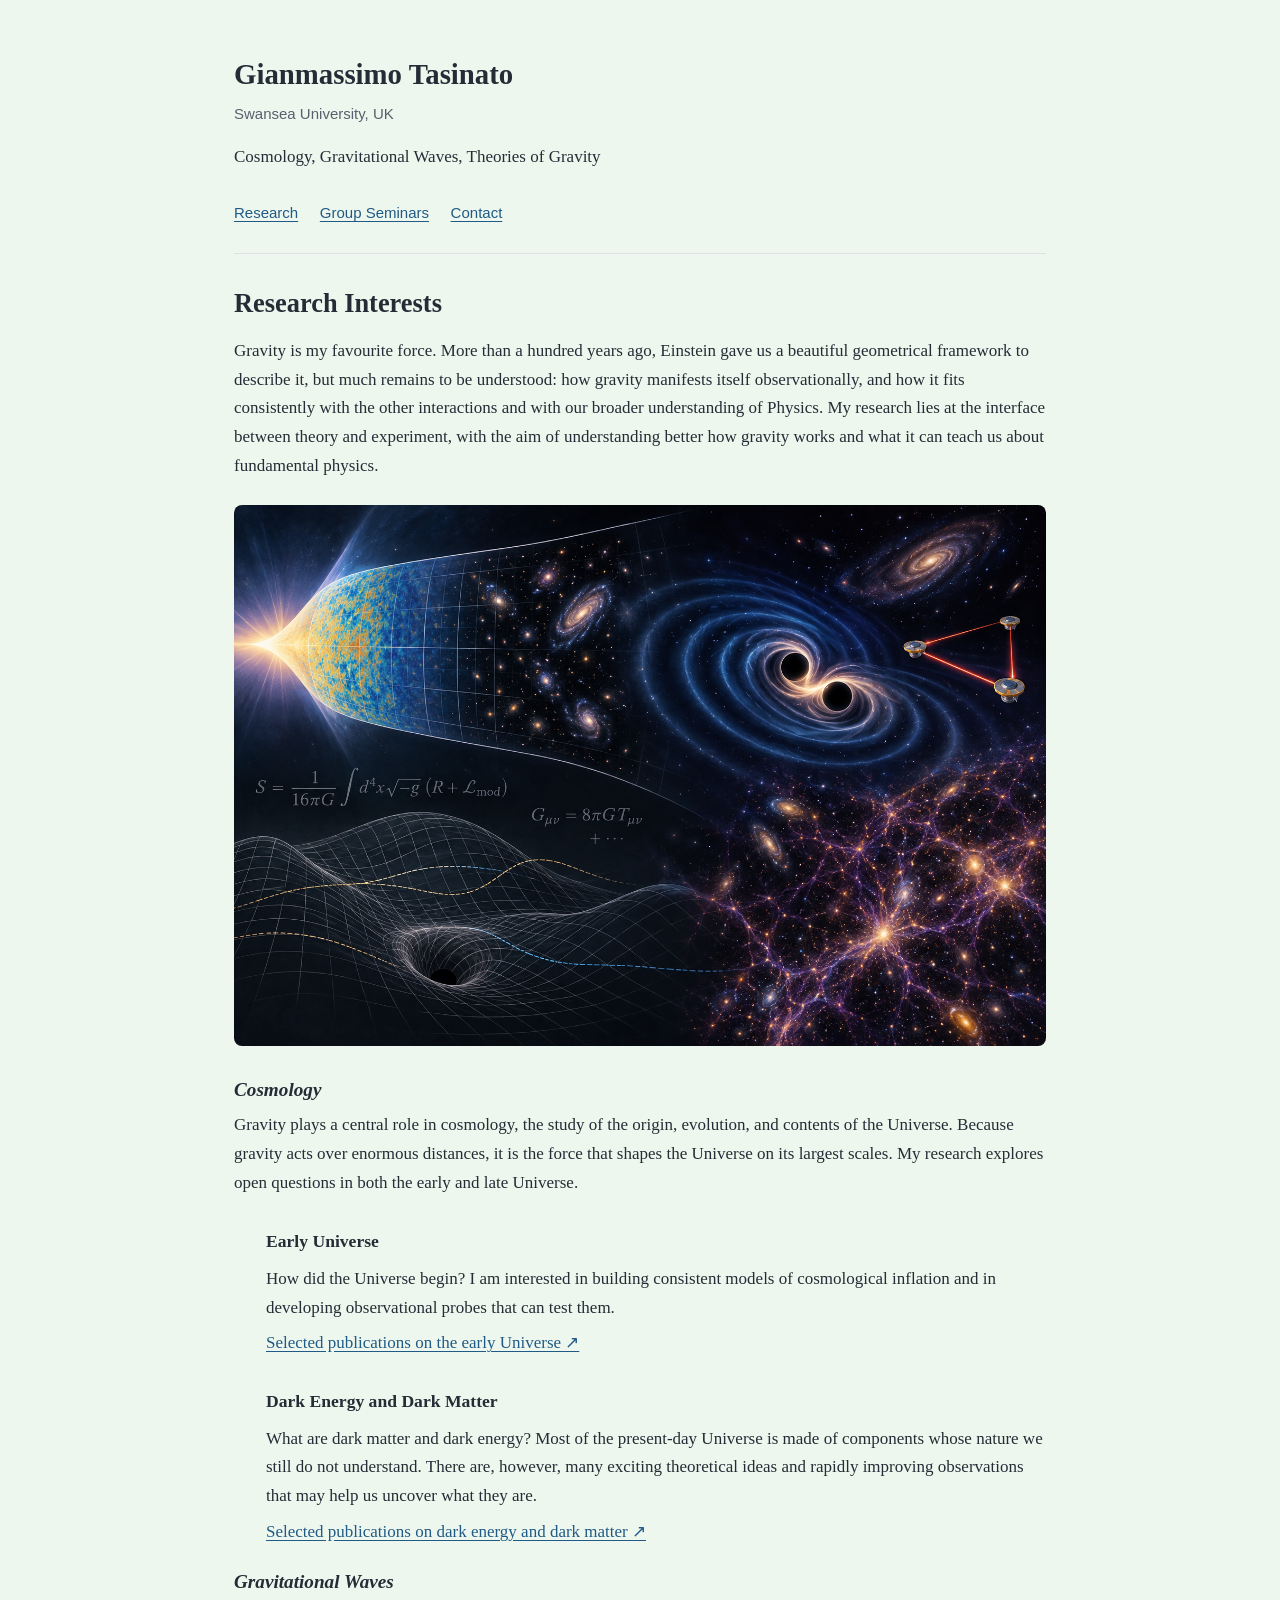
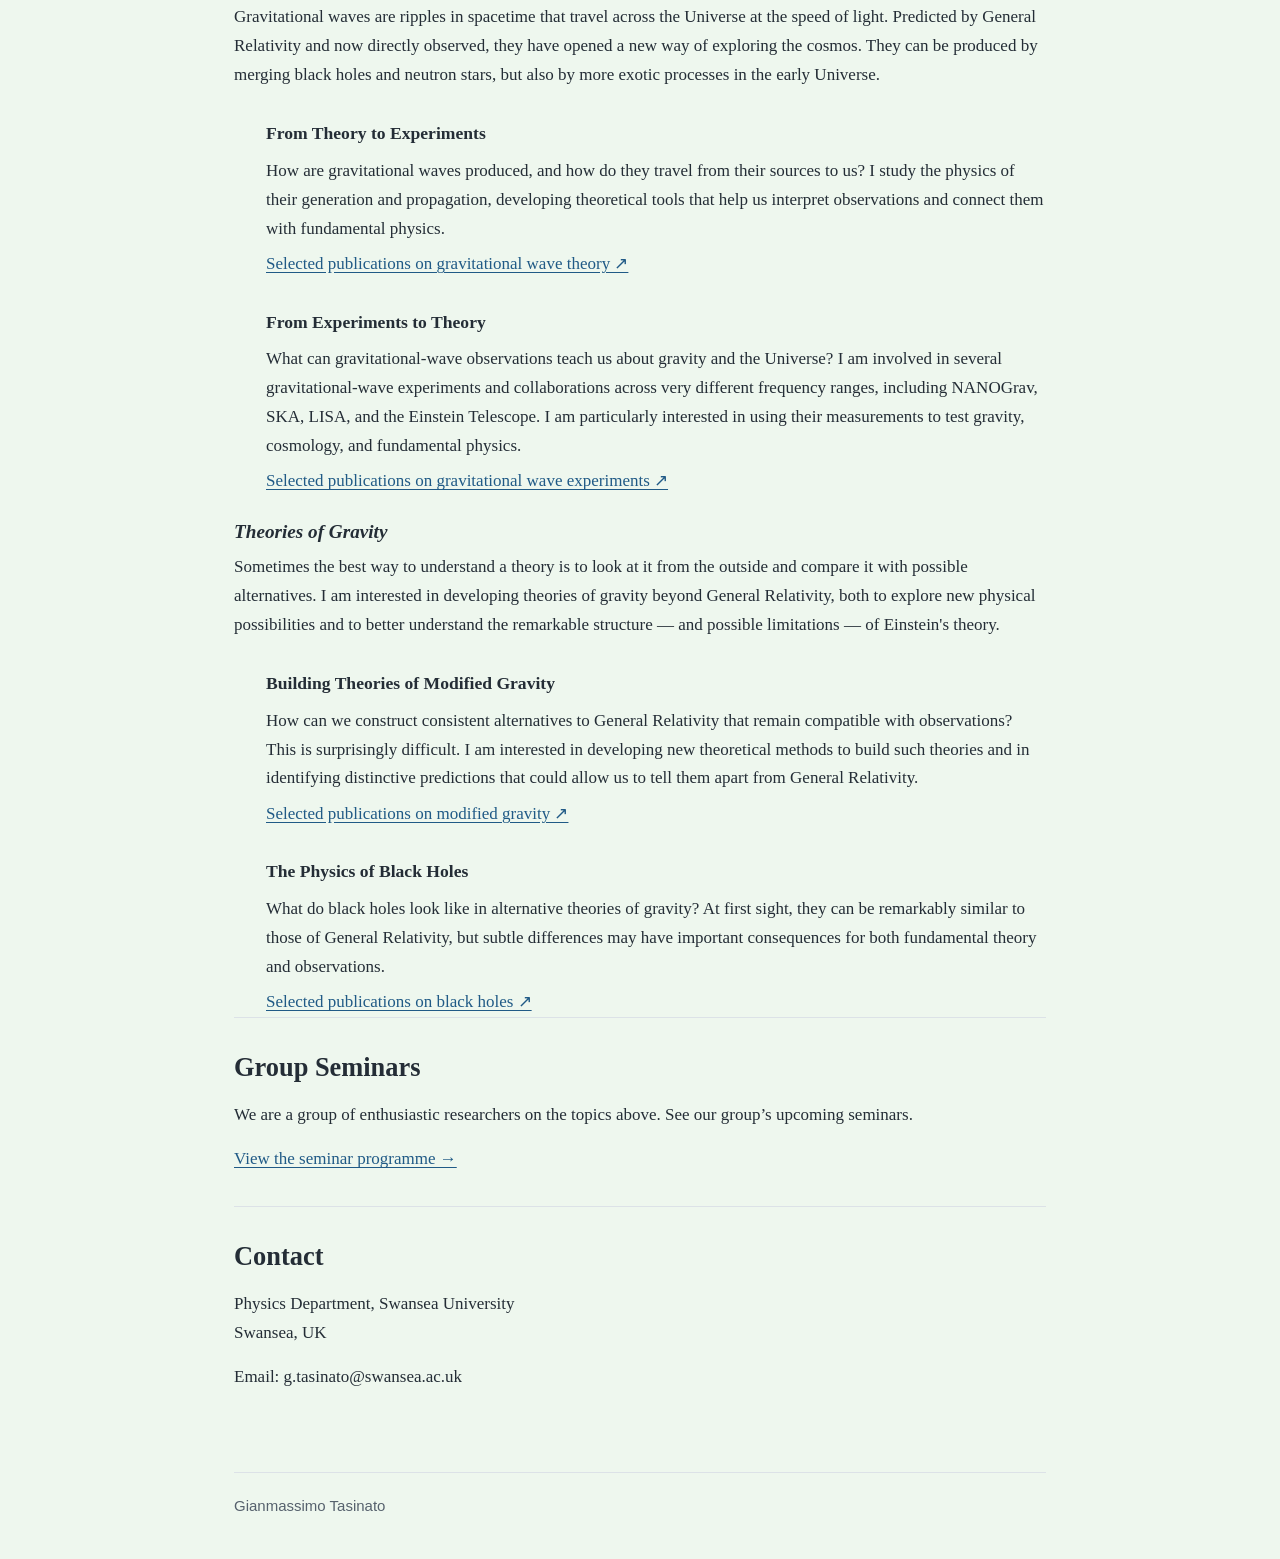
<file: index.html>
<!DOCTYPE html>
<html lang="en">
<head>
  <meta charset="UTF-8">
  <meta name="viewport" content="width=device-width, initial-scale=1">
  <meta name="description"
        content="Gianmassimo Tasinato — research, group seminars, and contact information.">
  <title>Gianmassimo Tasinato | Academic webpage</title>
  <link rel="stylesheet" href="style.css?v=2">
</head>

<body>
  <!-- Keep index.html and style.css in the same folder.
       Replace text in square brackets with your own details. -->

  <a class="skip-link" href="#main">Skip to content</a>

  <header class="site-header">
    <h1>Gianmassimo Tasinato</h1>
    <p class="affiliation">Swansea University, UK</p>
    <p>Cosmology, Gravitational Waves, Theories of Gravity</p>

    <nav aria-label="Main navigation">
      <a href="#research">Research</a>
      <a href="#talks">Group Seminars</a>
      <a href="#contact">Contact</a>
    </nav>
  </header>

  <main id="main">
    <section id="research" aria-labelledby="research-heading">
      <h2 id="research-heading">Research Interests</h2>
      <p>Gravity is my favourite force. More than a hundred years ago, 
        Einstein gave us a beautiful geometrical framework to describe it, 
        but much remains to be understood: how gravity manifests itself 
        observationally, and how it fits consistently with the other 
        interactions and with our broader understanding of Physics. 
        My research lies at the interface between theory and experiment, 
        with the aim of understanding better how gravity works and what 
        it can teach us about fundamental physics.</p>

      <!-- Copy an entire article block to add another research topic.
           Each topic has its own INSPIRE publication link. -->

<img
  src="images/overview.png"
  alt="Overview of my research interests"
  class="research-image"
>
      
      
      <article>
  <h3><em>Cosmology</em></h3>

  <p>
    Gravity plays a central role in cosmology, the study of the origin,
    evolution, and contents of the Universe. Because gravity acts over enormous
    distances, it is the force that shapes the Universe on its largest scales.
    My research explores open questions in both the early and late Universe.
  </p>

  <div class="subsection">
    <h4>Early Universe</h4>

    <p>
      How did the Universe begin? I am interested in building consistent models
      of cosmological inflation and in developing observational probes that can
      test them.
    </p>

    <a href="YOUR-EARLY-UNIVERSE-INSPIRE-LINK"
       target="_blank"
       rel="noopener noreferrer">
      Selected publications on the early Universe ↗
    </a>
  </div>

  <div class="subsection">
    <h4>Dark Energy and Dark Matter</h4>

    <p>
      What are dark matter and dark energy? Most of the present-day Universe is
      made of components whose nature we still do not understand. There are,
      however, many exciting theoretical ideas and rapidly improving observations
      that may help us uncover what they are.
    </p>

    <a href="YOUR-LATE-UNIVERSE-INSPIRE-LINK"
       target="_blank"
       rel="noopener noreferrer">
      Selected publications on dark energy and dark matter ↗
    </a>
  </div>

</article>

      

      <article>
  <h3><em>Gravitational Waves</em></h3>

  <p>
    Gravitational waves are ripples in spacetime that 
    travel across the Universe at the speed of light. 
    Predicted by General Relativity and now directly observed, 
    they have opened a new way of exploring the cosmos. They 
    can be produced by merging black holes and neutron stars, 
    but also by more exotic processes in the early Universe.
  </p>

  <div class="subsection">
    <h4>From Theory to Experiments</h4>

    <p>
      How are gravitational waves produced, and how 
      do they travel from their sources to us? I study
      the physics of their generation and propagation, 
      developing theoretical tools that help us interpret 
      observations and connect them with fundamental physics.
    </p>

    <a href="GW-Theory-INSPIRE-LINK"
       target="_blank"
       rel="noopener noreferrer">
      Selected publications on gravitational wave theory  ↗
    </a>
  </div>

  <div class="subsection">
    <h4>From Experiments to Theory</h4>

    <p>
      What can gravitational-wave observations teach us about
      gravity and the Universe? I am involved in several 
      gravitational-wave experiments and collaborations 
      across very different frequency ranges, 
      including NANOGrav, SKA, LISA, and the Einstein 
      Telescope. I am particularly interested in using 
      their measurements to test gravity, cosmology, and
      fundamental physics.
    </p>

    <a href="GW-Exp-INSPIRE-LINK"
       target="_blank"
       rel="noopener noreferrer">
      Selected publications on gravitational wave experiments ↗
    </a>
  </div>

</article>
      
      <article>
  <h3><em>Theories of Gravity</em></h3>

  <p>
    Sometimes the best way to understand a theory is to 
    look at it from the outside and compare it with possible 
    alternatives. I am interested in developing theories of 
    gravity beyond General Relativity, both to explore new 
    physical possibilities and to better understand the 
    remarkable structure — and possible limitations — of 
    Einstein's theory.
  </p>

  <div class="subsection">
    <h4>Building  Theories of Modified Gravity</h4>

    <p>
      How can we construct consistent alternatives to 
      General Relativity that remain compatible with
      observations? This is surprisingly difficult. I am 
      interested in developing new theoretical methods to build 
      such theories and in identifying distinctive predictions 
      that could allow us to tell them apart from General 
      Relativity.      
    </p>

    <a href="MG-Theory-INSPIRE-LINK"
       target="_blank"
       rel="noopener noreferrer">
      Selected publications on modified gravity  ↗
    </a>
  </div>

  <div class="subsection">
    <h4>The Physics  of Black Holes</h4>

    <p>
      What do black holes look like in alternative 
      theories of gravity? At first sight, they can be 
      remarkably similar to those of General Relativity, but 
      subtle differences may have important consequences for both
      fundamental theory and observations.
    </p>

    <a href="MG-Black-INSPIRE-LINK"
       target="_blank"
       rel="noopener noreferrer">
      Selected publications on black holes ↗
    </a>
  </div>

</article>      

    <section id="talks" aria-labelledby="talks-heading">
      <h2 id="talks-heading">Group Seminars</h2>
      <p>We are a group of enthusiastic researchers on the topics
        above. See our group’s upcoming seminars.</p>
      <p>
        <a href="seminars.html">View the seminar programme →</a>
      </p>
    </section>

    <section id="contact" aria-labelledby="contact-heading">
      <h2 id="contact-heading">Contact</h2>
      <p>Physics Department, Swansea University<br>Swansea, UK</p>
      <p>Email: g.tasinato@swansea.ac.uk</p>

      <!-- To make your email clickable, replace the paragraph above with:
           <p>Email: <a href="mailto:YOUR-EMAIL">YOUR-EMAIL</a></p> -->

      <p></p>
    </section>
  </main>

  <footer>
    <p>Gianmassimo Tasinato</p>
  </footer>
</body>
</html>
</file>
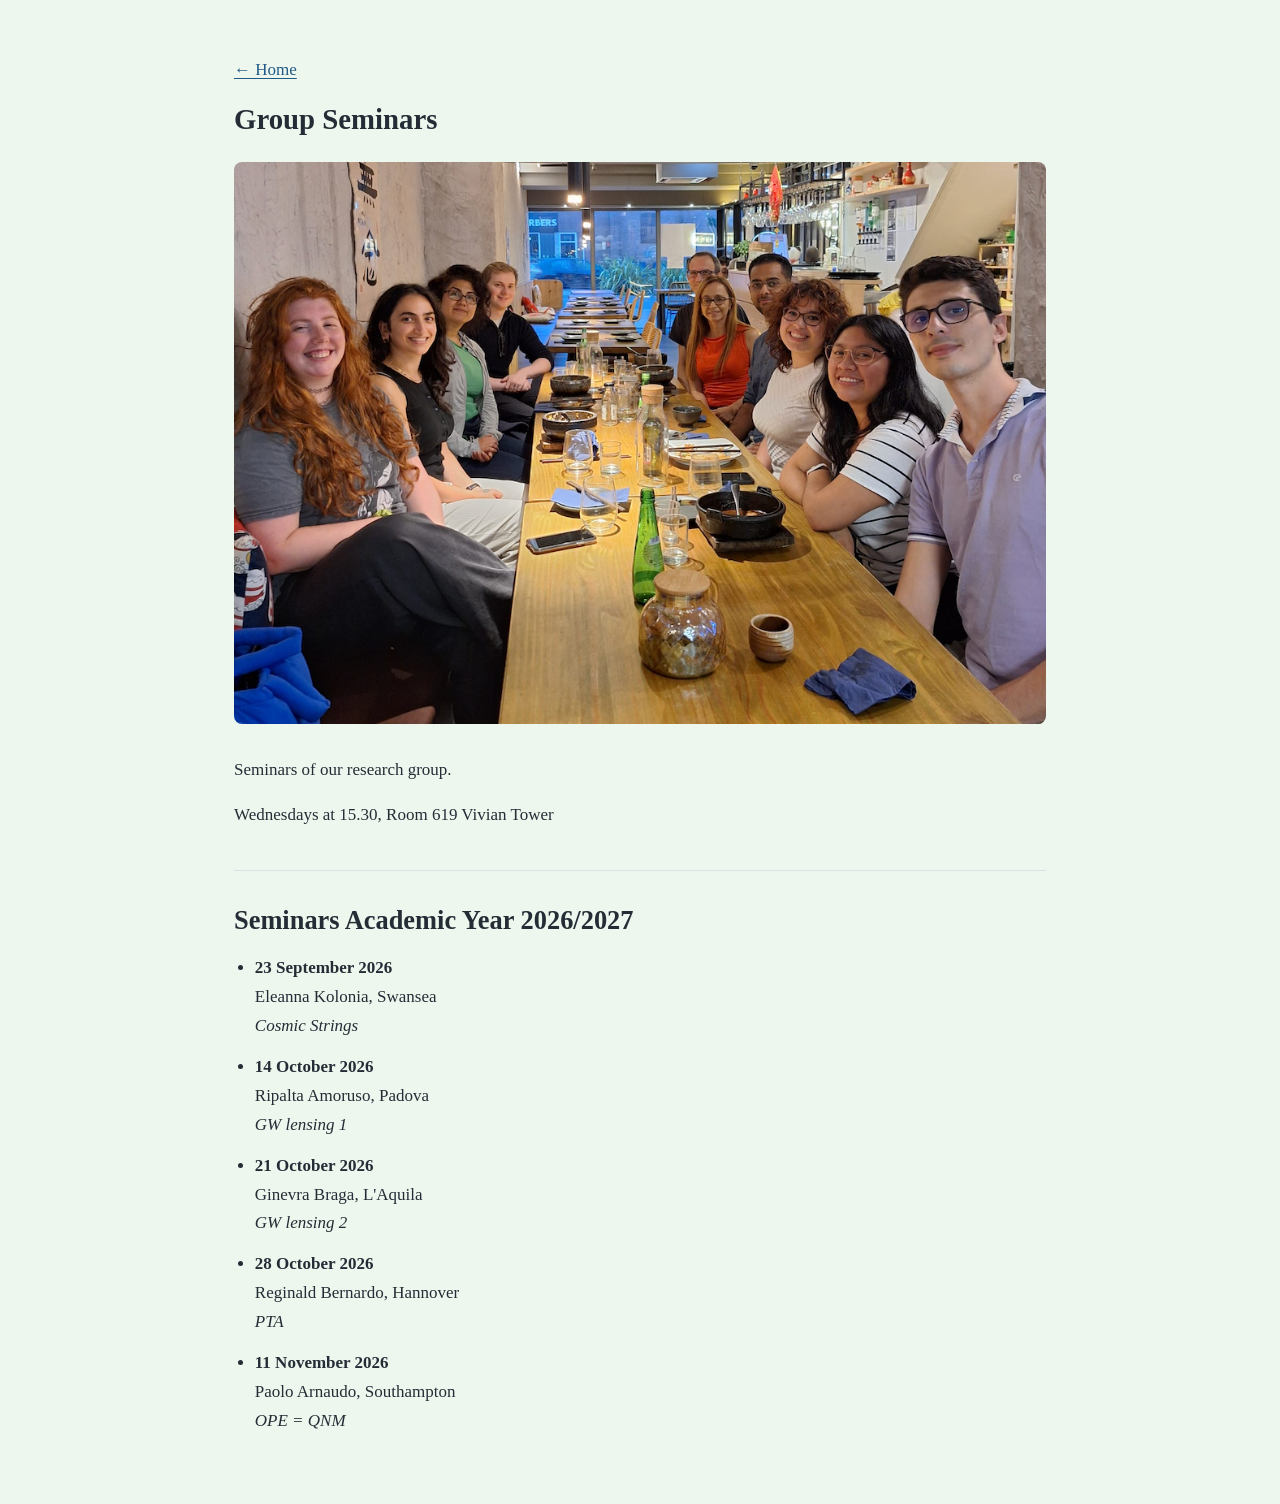
<file: seminars.html>
<!DOCTYPE html>
<html lang="en">
<head>
  <meta charset="UTF-8">
  <meta name="viewport" content="width=device-width, initial-scale=1">
<title>Group Seminars</title>
<link rel="stylesheet" href="style.css">
</head>

<body>
  <header class="site-header">
    <p><a href="index.html">← Home</a></p>

    <h1>Group Seminars</h1>

    <img
      src="images/swansea_group.jpeg"
      alt="Swansea cosmology and gravitational-wave group"
      class="research-image"
    >

    <p>Seminars of our research group.</p>
    <p>Wednesdays at 15.30, Room 619 Vivian Tower</p>
  </header>

<main>
  <section>
    <h2>Seminars Academic Year 2026/2027</h2>

    <ul>
      <li>
        <strong>23 September 2026</strong><br>
        Eleanna Kolonia, Swansea<br><em>
        Cosmic Strings</em>
      </li>
      
      <li>
        <strong>14 October 2026</strong><br>
        Ripalta Amoruso, Padova<br><em>
        GW lensing 1</em>
      </li>

      <li>
        <strong>21 October 2026</strong><br>
        Ginevra Braga, L'Aquila<br><em>
        GW lensing 2</em>
      </li>

      <li>
        <strong>28 October 2026</strong><br>
        Reginald Bernardo, Hannover<br><em>
        PTA</em>
      </li>
      <li>
        <strong>11 November 2026</strong><br>
        Paolo Arnaudo, Southampton<br><em>
        OPE = QNM</em>
      </li>
      
    </ul>
  </section>
</main>
</file>
<file: style.css>
/* Change these colors to personalize the page. No external fonts are needed. */
:root {
  color-scheme: light;
  --background: #eef7ee;
  --text: #242d36;
  --muted: #56616d;
  --link: #205a86;
  --line: #dce2e7;
}

* { box-sizing: border-box; }

html { scroll-padding-top: 1.5rem; }

body {
  max-width: 860px;
  margin: 0 auto;
  padding: 3.5rem 1.5rem 1.5rem;
  background: var(--background);
  color: var(--text);
  font-family: Georgia, "Times New Roman", serif;
  font-size: 1.0625rem;
  line-height: 1.7;
  overflow-wrap: break-word;
}

h1, h2, h3 {
  line-height: 1.3;
}

h1 {
  margin: 0 0 0.5rem;
  font-size: 1.8rem;
  font-weight: bold;
}

h2 {
  margin: 0 0 1rem;
  font-size: 1.65rem;
  font-weight: bold;
}

h3 {
  margin: 0 0 0.5rem;
  font-size: 1.2rem;
  font-weight: bold;
}
h4 {
  font-weight: 600;
}

p {
  margin: 0 0 1rem;
}
a { color: var(--link); text-underline-offset: 0.2em; }
a:hover { text-decoration-thickness: 2px; }
a:focus-visible { outline: 2px solid var(--link); outline-offset: 4px; }

.affiliation, nav, .muted, footer {
  font-family: -apple-system, BlinkMacSystemFont, "Segoe UI", Arial, sans-serif;
  font-size: 0.9375rem;
}

.affiliation, .muted, footer { color: var(--muted); }

.site-header { padding-bottom: 1.5rem; }
nav { display: flex; flex-wrap: wrap; gap: 0.5rem 1.35rem; margin-top: 1.5rem; }
nav a { padding: 0.25rem 0; }
section { border-top: 1px solid var(--line); padding: 2rem 0; }
section > :last-child { margin-bottom: 0; }
article { margin-top: 1.5rem; }
article p { margin-bottom: 0.4rem; }
ul { padding-left: 1.3rem; }
li { margin-bottom: 0.75rem; }
.publications { list-style: none; padding: 0; }
.publications li { margin-bottom: 1.5rem; }
.publications p { margin-bottom: 0.35rem; }
footer { border-top: 1px solid var(--line); padding-top: 1.25rem; }

.skip-link {
  position: absolute;
  left: 1rem;
  top: -6rem;
  padding: 0.5rem 1rem;
  background: var(--background);
}
.skip-link:focus { top: 0.5rem; }

@media (max-width: 540px) {
  body { padding: 2rem 1.2rem 1rem; }
  nav { gap: 0.4rem 1rem; }
  section { padding: 1.6rem 0; }
}

@media print {
  body { max-width: none; padding: 0; font-size: 11pt; }
  nav, .skip-link { display: none; }
  section { padding: 1rem 0; }
  h2, h3 { break-after: avoid; }
  article, li { break-inside: avoid; }
}


.subsection {
  margin-left: 2rem;
  margin-top: 1.8rem;
}

.subsection h4 {
  margin-bottom: 0.5rem;
  font-size: 1.1rem;
}

.subsection p {
  margin-top: 0;
}

.research-image {
  display: block;
  width: 850px;
  max-width: 100%;
  height: auto;
  margin: 1.5rem 0 2rem 0;
  border-radius: 8px;
}
</file>
